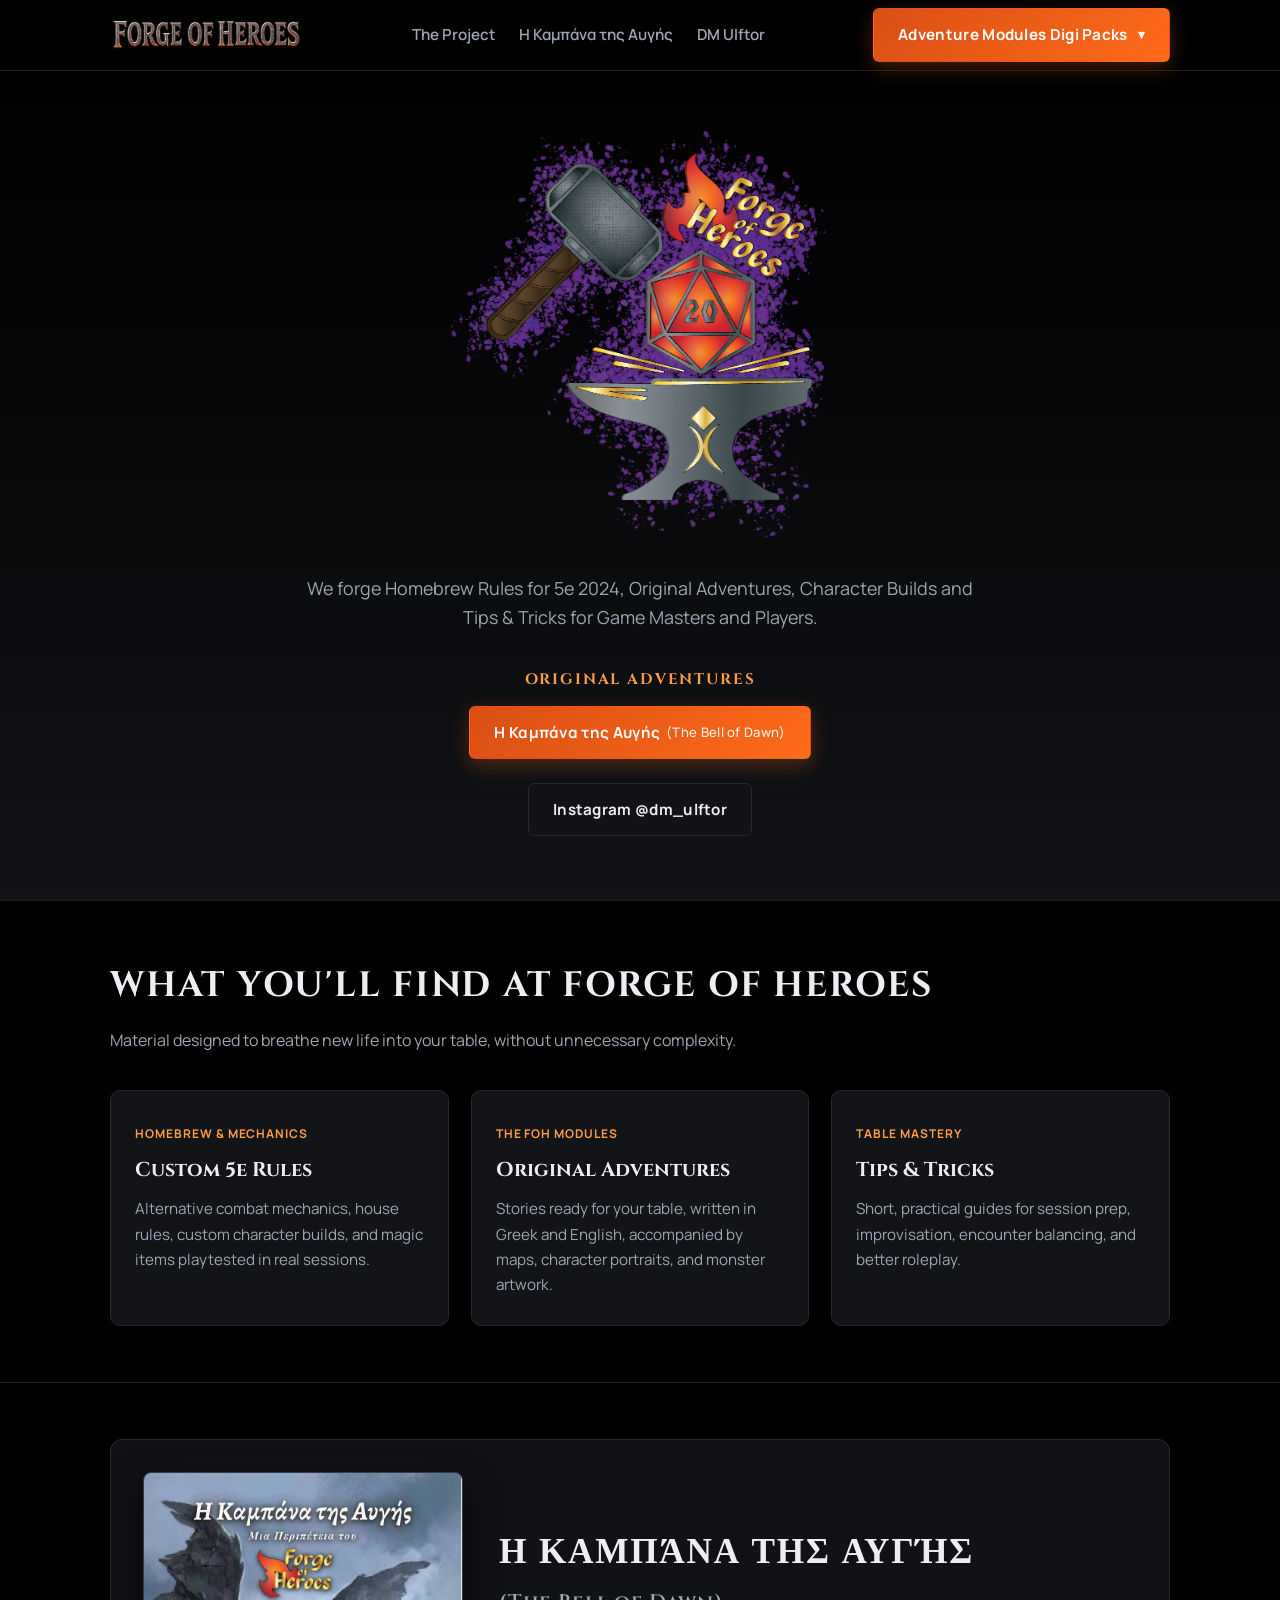
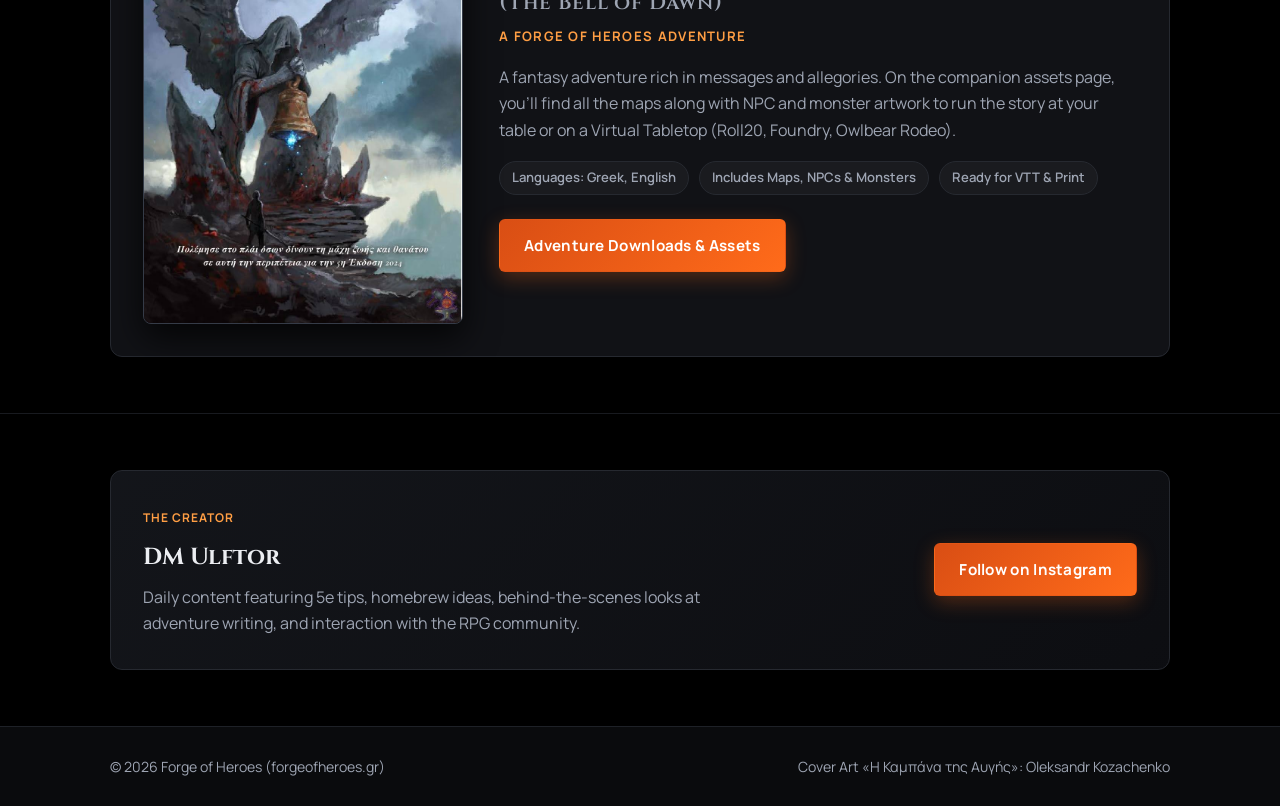
<file: index.html>
<!DOCTYPE html>
<html lang="en">
<head>
  <meta charset="UTF-8">
  <meta name="viewport" content="width=device-width, initial-scale=1.0">
  <title>Forge of Heroes | Homebrew Rules for 5e 2024, Original Adventures &amp; Tips</title>
  <meta name="description" content="We forge Homebrew Rules for 5e 2024, Original Adventures, Character Builds and Tips &amp; Tricks for Game Masters and Players.">
  <link rel="icon" type="image/png" href="assets/images/Thumbnail.png">
  <link rel="stylesheet" href="styles.css">
</head>
<body>

  <header class="site-header">
    <div class="container nav-inner">
      <a href="./" aria-label="Forge of Heroes Home">
        <img src="assets/images/forge-of-heroes-wordmark-transparent.png" alt="Forge of Heroes" class="brand-wordmark">
      </a>
      <nav class="nav-links">
        <a href="#project">The Project</a>
        <a href="#story">Η Καμπάνα της Αυγής</a>
        <a href="#creator">DM Ulftor</a>
      </nav>
      <details class="nav-dropdown" id="digiPacksDropdown">
        <summary class="btn btn-primary">
          Adventure Modules Digi Packs <span class="dropdown-chevron">&#9662;</span>
        </summary>
        <div class="nav-dropdown-menu">
          <a href="i-kampana-tis-avgis/" class="dropdown-item">
            <span class="dropdown-item-title">Η Καμπάνα της Αυγής</span>
            <span class="dropdown-item-sub">(The Bell of Dawn)</span>
          </a>
        </div>
      </details>
    </div>
  </header>

  <main>
    <section class="hero">
      <div class="container">
        <img src="assets/images/Asset_1.png" alt="Forge of Heroes Logo" class="hero-emblem">
        <p class="hero-subtitle">
          We forge Homebrew Rules for 5e 2024, Original Adventures, Character Builds and Tips &amp; Tricks for Game Masters and Players.
        </p>

        <div class="hero-adventures">
          <h2 class="hero-adventures-label">Original Adventures</h2>
          <div class="adventure-buttons">
            <a href="i-kampana-tis-avgis/" class="btn btn-primary btn-adventure">
              <span>Η Καμπάνα της Αυγής</span>
              <span class="btn-sub">(The Bell of Dawn)</span>
            </a>
          </div>
        </div>

        <div class="hero-social">
          <a href="https://www.instagram.com/dm_ulftor/" target="_blank" rel="noopener noreferrer" class="btn btn-secondary">
            Instagram @dm_ulftor
          </a>
        </div>
      </div>
    </section>

    <section id="project" class="section">
      <div class="container">
        <h2 class="section-title">What You'll Find at Forge of Heroes</h2>
        <p class="section-lead">
          Material designed to breathe new life into your table, without unnecessary complexity.
        </p>

        <div class="pillars-grid">
          <article class="steel-card">
            <span class="card-tag">Homebrew &amp; Mechanics</span>
            <h3>Custom 5e Rules</h3>
            <p>
              Alternative combat mechanics, house rules, custom character builds, and magic items playtested in real sessions.
            </p>
          </article>

          <article class="steel-card">
            <span class="card-tag">The FoH Modules</span>
            <h3>Original Adventures</h3>
            <p>
              Stories ready for your table, written in Greek and English, accompanied by maps, character portraits, and monster artwork.
            </p>
          </article>

          <article class="steel-card">
            <span class="card-tag">Table Mastery</span>
            <h3>Tips &amp; Tricks</h3>
            <p>
              Short, practical guides for session prep, improvisation, encounter balancing, and better roleplay.
            </p>
          </article>
        </div>
      </div>
    </section>

    <section id="story" class="section">
      <div class="container">
        <div class="story-showcase">
          <img src="assets/images/cover.jpg" alt="Η Καμπάνα της Αυγής (The Bell of Dawn) Cover" class="story-cover">
          <div>
            <div class="story-title-group">
              <h2 class="section-title">Η Καμπάνα της Αυγής</h2>
              <div class="story-title-en">(The Bell of Dawn)</div>
              <div class="story-title-kicker">a Forge of Heroes Adventure</div>
            </div>

            <p style="color: var(--text-secondary);">
              A fantasy adventure rich in messages and allegories. On the companion assets page, you'll find all the maps along with NPC and monster artwork to run the story at your table or on a Virtual Tabletop (Roll20, Foundry, Owlbear Rodeo).
            </p>

            <div class="badge-row">
              <span class="badge">Languages: Greek, English</span>
              <span class="badge">Includes Maps, NPCs &amp; Monsters</span>
              <span class="badge">Ready for VTT &amp; Print</span>
            </div>

            <div class="story-actions">
              <a href="i-kampana-tis-avgis/" class="btn btn-primary">
                Adventure Downloads &amp; Assets
              </a>
            </div>
          </div>
        </div>
      </div>
    </section>

    <section id="creator" class="section">
      <div class="container">
        <div class="creator-box">
          <div class="creator-info">
            <span class="card-tag">The Creator</span>
            <h3>DM Ulftor</h3>
            <p>
              Daily content featuring 5e tips, homebrew ideas, behind-the-scenes looks at adventure writing, and interaction with the RPG community.
            </p>
          </div>
          <a href="https://www.instagram.com/dm_ulftor/" target="_blank" rel="noopener noreferrer" class="btn btn-primary">
            Follow on Instagram
          </a>
        </div>
      </div>
    </section>
  </main>

  <footer class="site-footer">
    <div class="container footer-inner">
      <span>&copy; 2026 Forge of Heroes (forgeofheroes.gr)</span>
      <span>Cover Art «Η Καμπάνα της Αυγής»: Oleksandr Kozachenko</span>
    </div>
  </footer>

  <script>
    document.addEventListener('click', function (event) {
      const dropdown = document.getElementById('digiPacksDropdown');
      if (dropdown && dropdown.hasAttribute('open') && !dropdown.contains(event.target)) {
        dropdown.removeAttribute('open');
      }
    });
  </script>

</body>
</html>
</file>
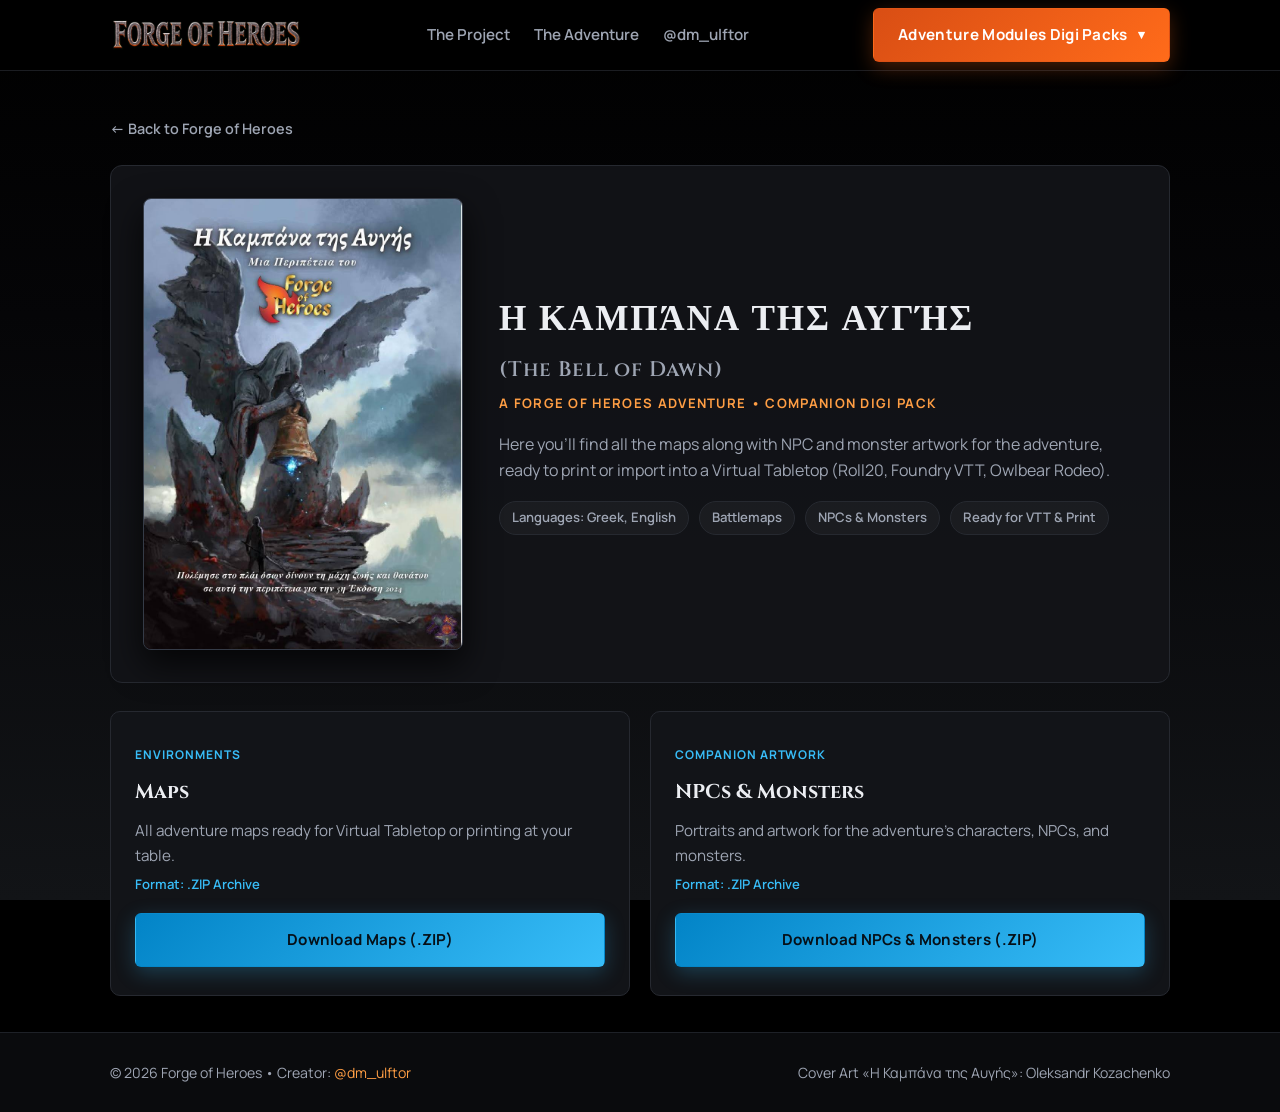
<file: i-kampana-tis-avgis/index.html>
<!DOCTYPE html>
<html lang="en">
<head>
  <meta charset="UTF-8">
  <meta name="viewport" content="width=device-width, initial-scale=1.0">
  <title>Η Καμπάνα της Αυγής (The Bell of Dawn) - Digi Pack | Forge of Heroes</title>
  <meta name="description" content="Download the battlemaps, NPC portraits, and monster artwork for the 5e adventure Η Καμπάνα της Αυγής (The Bell of Dawn).">
  <link rel="icon" type="image/png" href="../assets/images/Thumbnail.png">
  <link rel="stylesheet" href="../styles.css">
</head>
<body class="subpage">

  <header class="site-header">
    <div class="container nav-inner">
      <a href="../" aria-label="Forge of Heroes Home">
        <img src="../assets/images/forge-of-heroes-wordmark-transparent.png" alt="Forge of Heroes" class="brand-wordmark">
      </a>
      <nav class="nav-links">
        <a href="../#project">The Project</a>
        <a href="../#story">The Adventure</a>
        <a href="https://www.instagram.com/dm_ulftor/" target="_blank" rel="noopener noreferrer">@dm_ulftor</a>
      </nav>
      <details class="nav-dropdown" id="digiPacksDropdown">
        <summary class="btn btn-primary">
          Adventure Modules Digi Packs <span class="dropdown-chevron">&#9662;</span>
        </summary>
        <div class="nav-dropdown-menu">
          <a href="./" class="dropdown-item">
            <span class="dropdown-item-title">Η Καμπάνα της Αυγής</span>
            <span class="dropdown-item-sub">(The Bell of Dawn)</span>
          </a>
        </div>
      </details>
    </div>
  </header>

  <main>
    <section class="download-hero">
      <div class="container">
        <a href="../" class="back-link">&larr; Back to Forge of Heroes</a>

        <div class="story-showcase">
          <img src="../assets/images/cover.jpg" alt="Η Καμπάνα της Αυγής (The Bell of Dawn) Cover" class="story-cover">
          <div>
            <div class="story-title-group">
              <h1 class="section-title">Η Καμπάνα της Αυγής</h1>
              <div class="story-title-en">(The Bell of Dawn)</div>
              <div class="story-title-kicker">a Forge of Heroes Adventure &bull; Companion Digi Pack</div>
            </div>

            <p style="color: var(--text-secondary);">
              Here you'll find all the maps along with NPC and monster artwork for the adventure, ready to print or import into a Virtual Tabletop (Roll20, Foundry VTT, Owlbear Rodeo).
            </p>

            <div class="badge-row">
              <span class="badge">Languages: Greek, English</span>
              <span class="badge">Battlemaps</span>
              <span class="badge">NPCs &amp; Monsters</span>
              <span class="badge">Ready for VTT &amp; Print</span>
            </div>
          </div>
        </div>

        <div class="download-grid">
          <article class="steel-card download-card">
            <div>
              <span class="card-tag" style="color: var(--accent-arcane);">Environments</span>
              <h3>Maps</h3>
              <p>All adventure maps ready for Virtual Tabletop or printing at your table.</p>
              <div class="file-meta">Format: .ZIP Archive</div>
            </div>
            <a href="https://github.com/ursoalbo/forgeofheroes/releases/download/v1.0/kampana-tis-avgis-maps.zip" class="btn btn-arcane">
              Download Maps (.ZIP)
            </a>
          </article>

          <article class="steel-card download-card">
            <div>
              <span class="card-tag" style="color: var(--accent-arcane);">Companion Artwork</span>
              <h3>NPCs &amp; Monsters</h3>
              <p>Portraits and artwork for the adventure's characters, NPCs, and monsters.</p>
              <div class="file-meta">Format: .ZIP Archive</div>
            </div>
            <a href="../assets/downloads/kampana-tis-avgis-characters.zip" download class="btn btn-arcane">
              Download NPCs &amp; Monsters (.ZIP)
            </a>
          </article>
        </div>
      </div>
    </section>
  </main>

  <footer class="site-footer">
    <div class="container footer-inner">
      <span>&copy; 2026 Forge of Heroes &bull; Creator: <a href="https://www.instagram.com/dm_ulftor/" target="_blank" rel="noopener noreferrer" style="color: var(--accent-gold);">@dm_ulftor</a></span>
      <span>Cover Art «Η Καμπάνα της Αυγής»: Oleksandr Kozachenko</span>
    </div>
  </footer>

  <script>
    document.addEventListener('click', function (event) {
      const dropdown = document.getElementById('digiPacksDropdown');
      if (dropdown && dropdown.hasAttribute('open') && !dropdown.contains(event.target)) {
        dropdown.removeAttribute('open');
      }
    });
  </script>

</body>
</html>
</file>
<file: styles.css>
@import url('https://fonts.googleapis.com/css2?family=Cinzel:wght@600;700;800&family=Manrope:wght@400;500;600;700&display=swap');

:root {
  --bg-obsidian: #000000;
  --bg-card: #121418;
  --bg-card-hover: #181b21;
  --border-steel: #262930;
  --border-ember: rgba(255, 107, 26, 0.45);
  --text-primary: #eceef2;
  --text-secondary: #9ea5b3;
  --accent-ember: #ff6b1a;
  --accent-gold: #ff9e44;
  --accent-arcane: #38bdf8;
  --font-display: 'Cinzel', Georgia, serif;
  --font-body: 'Manrope', -apple-system, BlinkMacSystemFont, sans-serif;
}

*,
*::before,
*::after {
  box-sizing: border-box;
  margin: 0;
  padding: 0;
}

html {
  scroll-behavior: smooth;
}

body {
  background-color: #000000;
  background-image: linear-gradient(180deg, #000000 0%, #050507 35%, #121417 100%);
  background-attachment: fixed;
  color: var(--text-primary);
  font-family: var(--font-body);
  line-height: 1.65;
  min-height: 100vh;
  display: flex;
  flex-direction: column;
}

a {
  color: inherit;
  text-decoration: none;
}

img {
  max-width: 100%;
  display: block;
}

.container {
  width: 100%;
  max-width: 1100px;
  margin: 0 auto;
  padding: 0 20px;
}

/* Header & Navigation */
.site-header {
  position: sticky;
  top: 0;
  z-index: 50;
  background: rgba(0, 0, 0, 0.92);
  backdrop-filter: blur(10px);
  border-bottom: 1px solid #1b1d22;
}

.nav-inner {
  display: flex;
  align-items: center;
  justify-content: space-between;
  height: 70px;
  gap: 16px;
}

.brand-wordmark {
  height: 34px;
  width: auto;
  mix-blend-mode: lighten;
}

.nav-links {
  display: flex;
  align-items: center;
  gap: 24px;
  font-size: 0.95rem;
  font-weight: 600;
  color: var(--text-secondary);
}

.nav-links a:hover {
  color: var(--accent-gold);
}

/* Header Dropdown */
.nav-dropdown {
  position: relative;
}

.nav-dropdown summary {
  list-style: none;
  user-select: none;
}

.nav-dropdown summary::-webkit-details-marker {
  display: none;
}

.dropdown-chevron {
  font-size: 0.8rem;
  transition: transform 0.2s ease;
}

.nav-dropdown[open] .dropdown-chevron {
  transform: rotate(180deg);
}

.nav-dropdown-menu {
  position: absolute;
  right: 0;
  top: calc(100% + 10px);
  min-width: 270px;
  background: #101215;
  border: 1px solid var(--border-steel);
  border-radius: 8px;
  padding: 8px;
  box-shadow: 0 16px 36px rgba(0, 0, 0, 0.85);
  z-index: 100;
}

.dropdown-item {
  display: flex;
  flex-direction: column;
  padding: 10px 14px;
  border-radius: 6px;
  transition: background 0.15s ease;
}

.dropdown-item:hover {
  background: rgba(255, 107, 26, 0.14);
}

.dropdown-item-title {
  font-weight: 700;
  font-size: 0.94rem;
  color: var(--text-primary);
}

.dropdown-item-sub {
  font-size: 0.8rem;
  color: var(--accent-gold);
}

/* Buttons */
.btn {
  display: inline-flex;
  align-items: center;
  justify-content: center;
  gap: 10px;
  padding: 13px 24px;
  border-radius: 6px;
  font-weight: 700;
  font-size: 0.95rem;
  letter-spacing: 0.02em;
  transition: transform 0.18s ease, box-shadow 0.18s ease, border-color 0.18s ease, background 0.18s ease;
  cursor: pointer;
  border: 1px solid transparent;
}

.btn:hover {
  transform: translateY(-2px);
}

.btn-primary {
  background: linear-gradient(135deg, #d94e14 0%, #ff6b1a 100%);
  color: #ffffff;
  box-shadow: 0 6px 20px rgba(255, 107, 26, 0.28);
}

.btn-primary:hover {
  box-shadow: 0 8px 26px rgba(255, 107, 26, 0.45);
}

.btn-secondary {
  background: rgba(18, 20, 24, 0.95);
  color: var(--text-primary);
  border-color: var(--border-steel);
}

.btn-secondary:hover {
  border-color: var(--accent-gold);
  color: var(--accent-gold);
}

.btn-arcane {
  background: linear-gradient(135deg, #0284c7 0%, #38bdf8 100%);
  color: #061018;
  box-shadow: 0 6px 20px rgba(56, 189, 248, 0.25);
}

.btn-arcane:hover {
  box-shadow: 0 8px 26px rgba(56, 189, 248, 0.42);
}

/* Hero Section */
.hero {
  padding: 56px 0 64px;
  text-align: center;
}

.hero-emblem {
  width: 100%;
  max-width: 390px;
  margin: 0 auto 24px;
  mix-blend-mode: lighten;
}

.hero-subtitle {
  max-width: 680px;
  margin: 0 auto 34px;
  font-size: 1.12rem;
  color: var(--text-secondary);
}

.hero-adventures {
  margin: 0 auto 24px;
}

.hero-adventures-label {
  font-family: var(--font-display);
  font-size: 0.95rem;
  font-weight: 700;
  text-transform: uppercase;
  letter-spacing: 0.12em;
  color: var(--accent-gold);
  margin-bottom: 14px;
}

.adventure-buttons {
  display: flex;
  flex-wrap: wrap;
  justify-content: center;
  gap: 14px;
}

.btn-adventure {
  flex-wrap: wrap;
  gap: 6px;
}

.btn-adventure .btn-sub {
  font-size: 0.82rem;
  font-weight: 500;
  opacity: 0.92;
}

.hero-social {
  display: flex;
  justify-content: center;
}

/* Section Headings */
.section {
  padding: 56px 0;
  border-top: 1px solid rgba(38, 41, 48, 0.65);
}

.section-title {
  font-family: var(--font-display);
  font-size: clamp(1.6rem, 3vw, 2.2rem);
  font-weight: 700;
  text-transform: uppercase;
  letter-spacing: 0.05em;
  margin-bottom: 12px;
  color: var(--text-primary);
}

.section-lead {
  color: var(--text-secondary);
  max-width: 680px;
  margin-bottom: 36px;
}

/* Cards */
.pillars-grid {
  display: grid;
  grid-template-columns: repeat(auto-fit, minmax(280px, 1fr));
  gap: 22px;
}

.steel-card {
  position: relative;
  background-color: var(--bg-card);
  border: 1px solid var(--border-steel);
  border-radius: 10px;
  padding: 28px 24px;
  overflow: hidden;
  transition: border-color 0.2s ease, transform 0.2s ease;
}

.steel-card:hover {
  border-color: var(--border-ember);
  transform: translateY(-3px);
}

.card-tag {
  display: inline-block;
  font-size: 0.75rem;
  font-weight: 700;
  text-transform: uppercase;
  letter-spacing: 0.08em;
  color: var(--accent-gold);
  margin-bottom: 10px;
}

.steel-card h3 {
  font-family: var(--font-display);
  font-size: 1.25rem;
  margin-bottom: 10px;
}

.steel-card p {
  color: var(--text-secondary);
  font-size: 0.95rem;
}

/* Featured Story Section */
.story-showcase {
  display: grid;
  grid-template-columns: 320px 1fr;
  gap: 36px;
  align-items: center;
  background: rgba(18, 20, 24, 0.95);
  border: 1px solid var(--border-steel);
  border-radius: 12px;
  padding: 32px;
}

.story-cover {
  border-radius: 8px;
  border: 1px solid #353b47;
  box-shadow: 0 14px 34px rgba(0, 0, 0, 0.75);
}

.story-title-group {
  margin-bottom: 16px;
}

.story-title-group .section-title {
  margin-bottom: 4px;
}

.story-title-en {
  font-family: var(--font-display);
  font-size: clamp(1.05rem, 2vw, 1.3rem);
  font-weight: 600;
  color: var(--text-secondary);
  letter-spacing: 0.04em;
  margin-bottom: 6px;
}

.story-title-kicker {
  font-size: 0.82rem;
  font-weight: 700;
  text-transform: uppercase;
  letter-spacing: 0.1em;
  color: var(--accent-gold);
}

.badge-row {
  display: flex;
  flex-wrap: wrap;
  gap: 10px;
  margin: 18px 0 22px;
}

.badge {
  background: rgba(255, 255, 255, 0.04);
  border: 1px solid var(--border-steel);
  padding: 5px 12px;
  border-radius: 999px;
  font-size: 0.82rem;
  font-weight: 600;
  color: var(--text-secondary);
}

.story-actions {
  display: flex;
  flex-wrap: wrap;
  gap: 14px;
  margin-top: 24px;
}

/* Creator Box */
.creator-box {
  display: flex;
  flex-wrap: wrap;
  align-items: center;
  justify-content: space-between;
  gap: 24px;
  background: linear-gradient(135deg, rgba(20, 22, 27, 0.96) 0%, rgba(13, 14, 18, 0.98) 100%);
  border: 1px solid var(--border-steel);
  border-radius: 12px;
  padding: 32px;
}

.creator-info h3 {
  font-family: var(--font-display);
  font-size: 1.45rem;
  margin-bottom: 8px;
}

.creator-info p {
  color: var(--text-secondary);
  max-width: 600px;
}

/* Downloads Page Specific */
.download-hero {
  padding: 44px 0 36px;
}

.back-link {
  display: inline-flex;
  align-items: center;
  gap: 8px;
  color: var(--text-secondary);
  font-size: 0.9rem;
  font-weight: 600;
  margin-bottom: 24px;
}

.back-link:hover {
  color: var(--accent-arcane);
}

.download-grid {
  display: grid;
  grid-template-columns: repeat(auto-fit, minmax(260px, 1fr));
  gap: 20px;
  margin-top: 28px;
}

.download-card {
  display: flex;
  flex-direction: column;
  justify-content: space-between;
  gap: 18px;
}

.file-meta {
  font-size: 0.82rem;
  color: var(--accent-arcane);
  font-weight: 600;
  margin-top: 6px;
}

.master-pack {
  border-color: rgba(56, 189, 248, 0.4);
  background: linear-gradient(135deg, rgba(16, 24, 34, 0.95) 0%, rgba(18, 20, 24, 0.95) 100%);
}

/* Footer */
.site-footer {
  margin-top: auto;
  border-top: 1px solid #1e2127;
  background: #0a0b0d;
  padding: 28px 0;
  font-size: 0.88rem;
  color: var(--text-secondary);
}

.footer-inner {
  display: flex;
  flex-wrap: wrap;
  justify-content: space-between;
  align-items: center;
  gap: 12px;
}

@media (max-width: 820px) {
  .story-showcase {
    grid-template-columns: 1fr;
    text-align: center;
  }

  .story-cover {
    max-width: 280px;
    margin: 0 auto;
  }

  .badge-row,
  .story-actions {
    justify-content: center;
  }

  .nav-links {
    display: none;
  }

  .nav-dropdown .btn {
    padding: 10px 14px;
    font-size: 0.82rem;
  }
}
</file>
